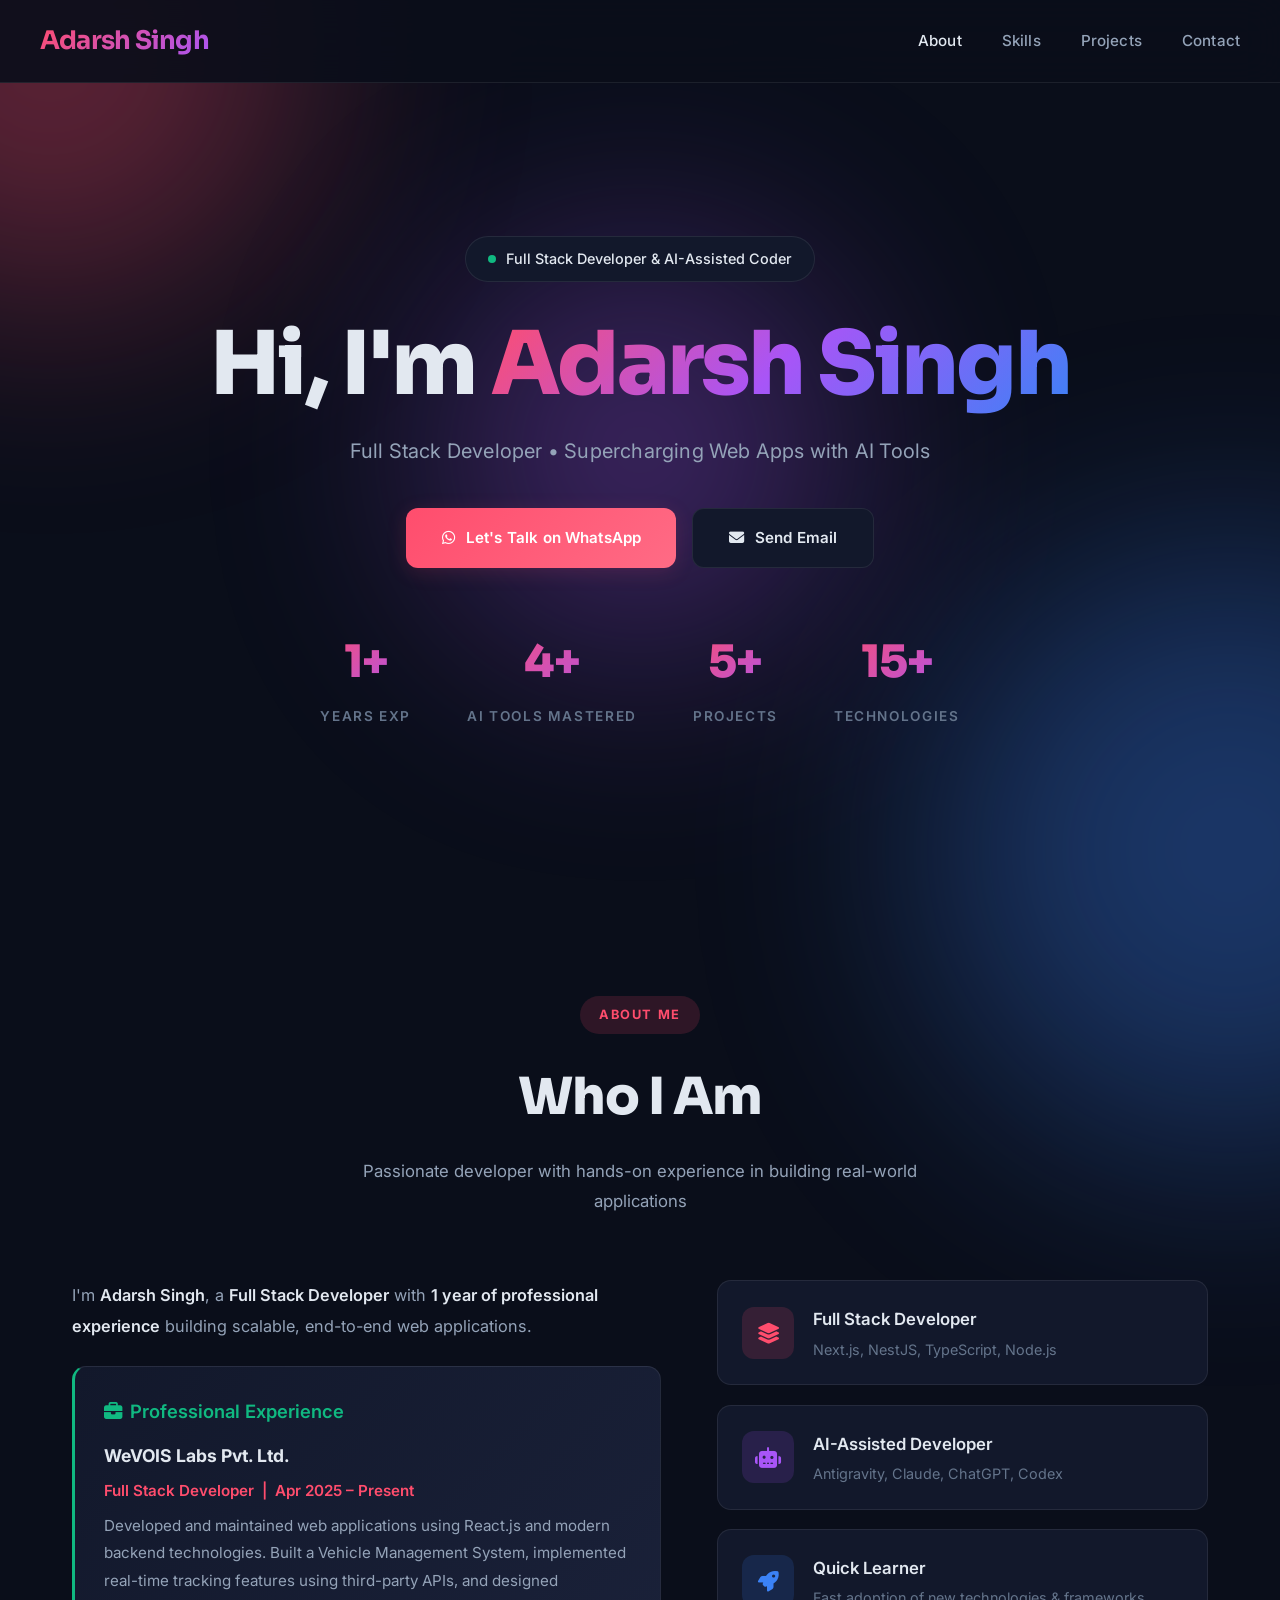
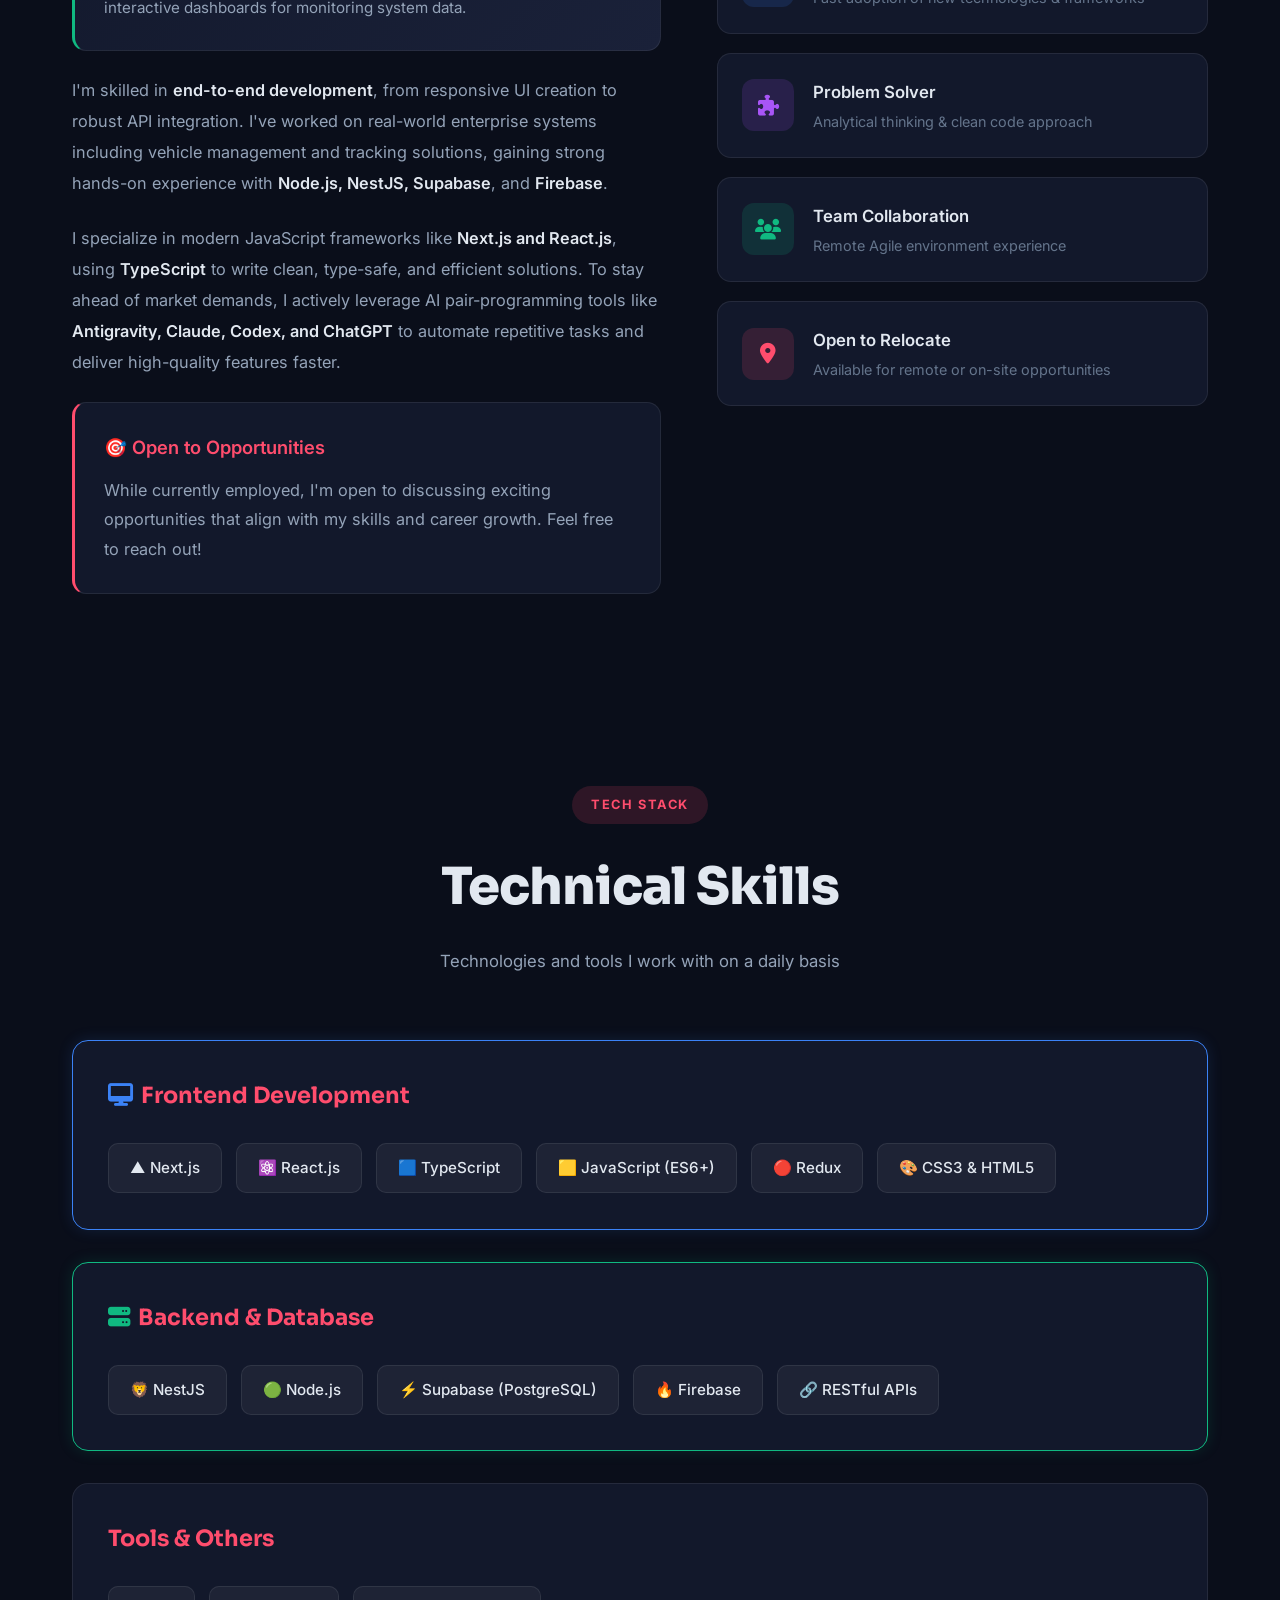
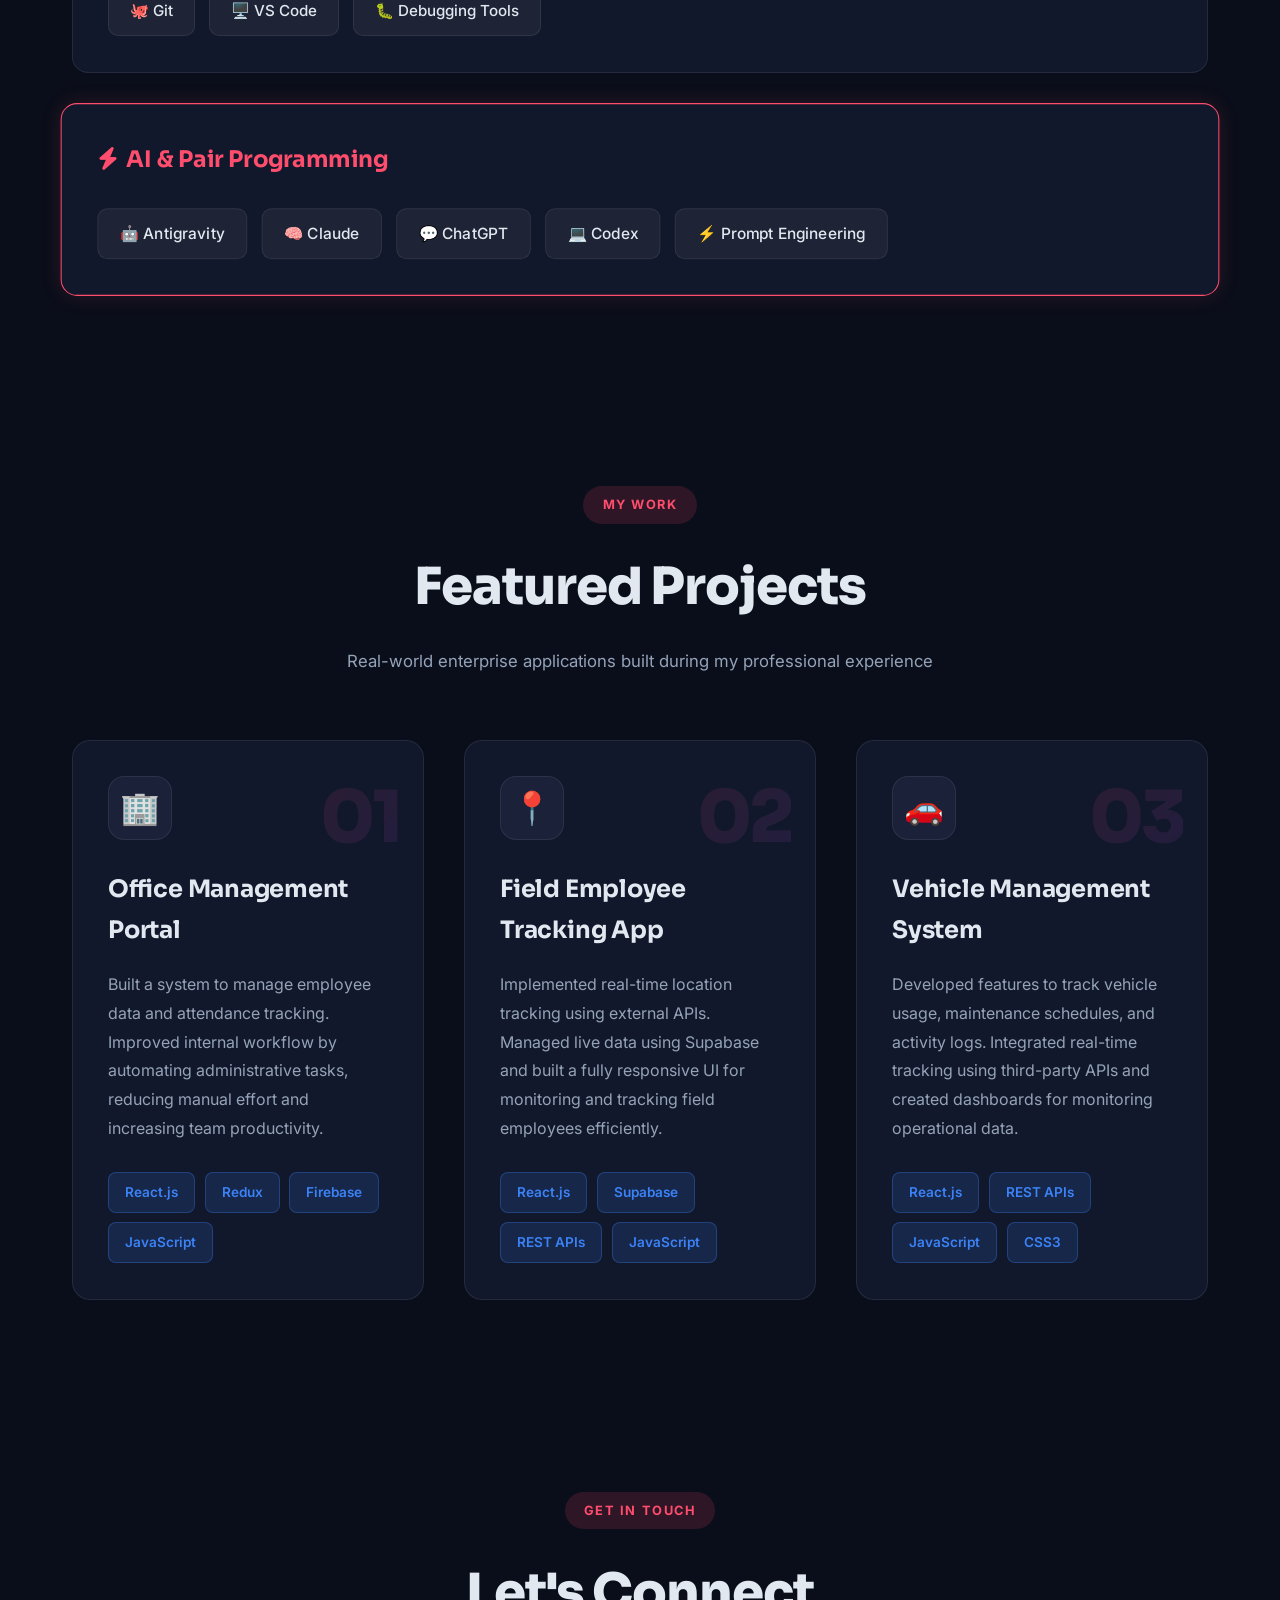
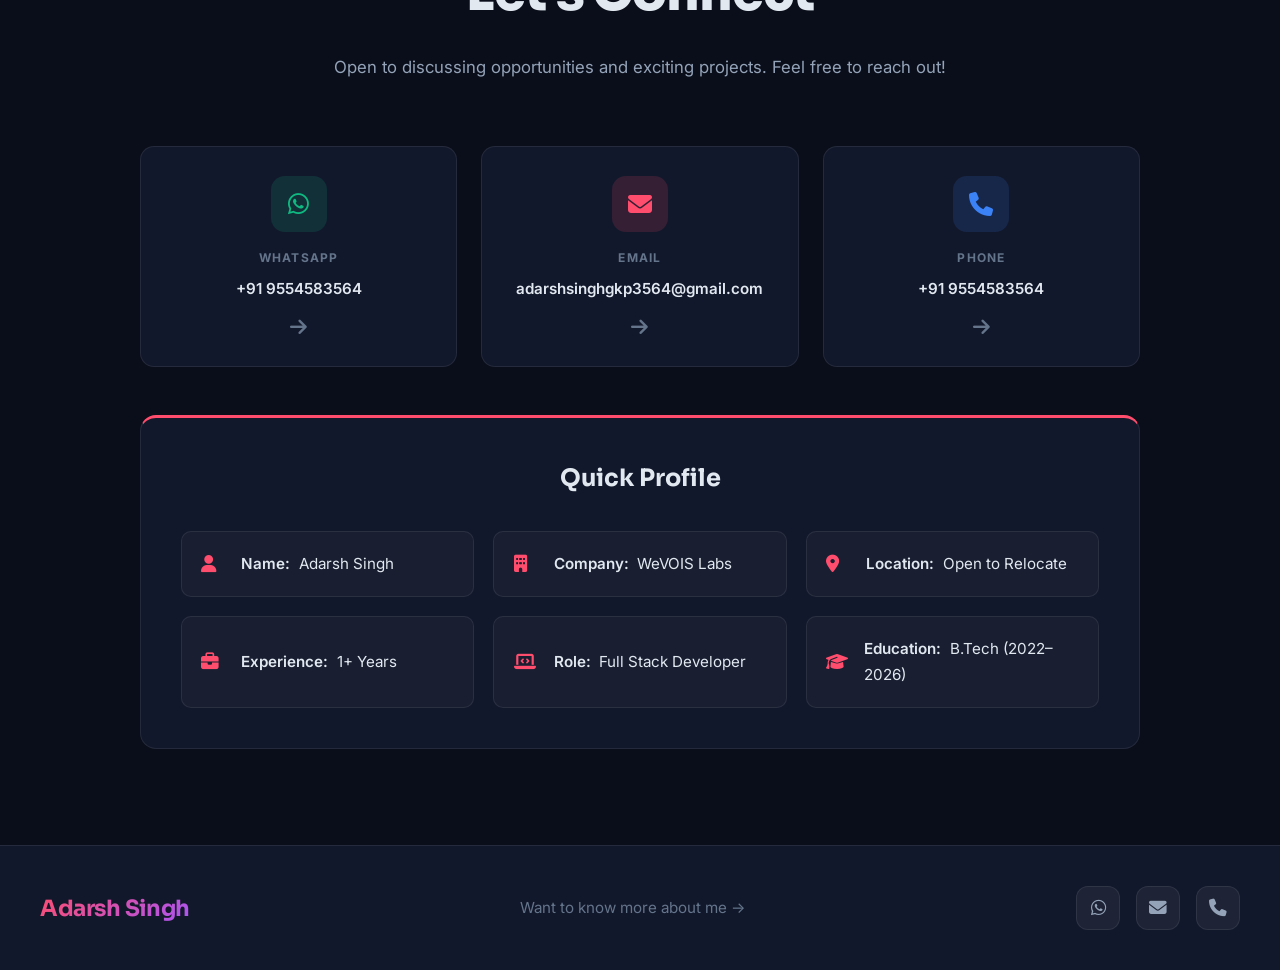
<file: index.html>
<!DOCTYPE html>
<html lang="en">

<head>
  <meta charset="UTF-8" />
  <meta name="viewport" content="width=device-width, initial-scale=1.0" />
  <title>Adarsh Singh | Full Stack Developer</title>
  <link
    href="https://fonts.googleapis.com/css2?family=Inter:wght@300;400;500;600;700;800;900&family=Sora:wght@400;500;600;700;800&display=swap"
    rel="stylesheet" />
  <link rel="stylesheet" href="https://cdnjs.cloudflare.com/ajax/libs/font-awesome/6.5.0/css/all.min.css" />
  <style>
    *,
    *::before,
    *::after {
      box-sizing: border-box;
      margin: 0;
      padding: 0;
    }

    html {
      scroll-behavior: smooth;
    }

    :root {
      --bg-dark: #0a0e1a;
      --bg-card: #12182b;
      --bg-hover: #1a2139;
      --accent: #ff4d6d;
      --accent-glow: rgba(255, 77, 109, 0.15);
      --blue: #3b82f6;
      --blue-glow: rgba(59, 130, 246, 0.15);
      --purple: #a855f7;
      --green: #10b981;
      --text: #e2e8f0;
      --text-dim: #94a3b8;
      --text-muted: #64748b;
      --border: rgba(255, 255, 255, 0.08);
    }

    body {
      font-family: 'Inter', -apple-system, BlinkMacSystemFont, 'Segoe UI', sans-serif;
      background: var(--bg-dark);
      color: var(--text);
      overflow-x: hidden;
      line-height: 1.7;
      -webkit-font-smoothing: antialiased;
      -moz-osx-font-smoothing: grayscale;
    }

    /* Background Effects */
    .bg-gradient {
      position: fixed;
      width: 100%;
      height: 100%;
      top: 0;
      left: 0;
      z-index: 0;
      pointer-events: none;
    }

    .glow {
      position: absolute;
      border-radius: 50%;
      filter: blur(120px);
      opacity: 0.35;
    }

    .glow-1 {
      width: 500px;
      height: 500px;
      background: var(--accent);
      top: -200px;
      left: -200px;
    }

    .glow-2 {
      width: 600px;
      height: 600px;
      background: var(--blue);
      bottom: -250px;
      right: -250px;
    }

    .glow-3 {
      width: 400px;
      height: 400px;
      background: var(--purple);
      top: 50%;
      left: 50%;
      transform: translate(-50%, -50%);
    }

    /* Navigation */
    nav {
      position: fixed;
      top: 0;
      left: 0;
      right: 0;
      z-index: 1000;
      padding: 1.2rem 2rem;
      background: rgba(10, 14, 26, 0.9);
      backdrop-filter: blur(20px);
      border-bottom: 1px solid var(--border);
    }

    .nav-container {
      max-width: 1200px;
      margin: 0 auto;
      display: flex;
      justify-content: space-between;
      align-items: center;
    }

    .logo {
      font-family: 'Sora', sans-serif;
      font-size: 1.6rem;
      font-weight: 700;
      background: linear-gradient(135deg, var(--accent), var(--purple));
      -webkit-background-clip: text;
      -webkit-text-fill-color: transparent;
      background-clip: text;
      letter-spacing: -0.03em;
    }

    .nav-links {
      display: flex;
      gap: 2.5rem;
      list-style: none;
    }

    .nav-links a {
      text-decoration: none;
      color: var(--text-dim);
      font-size: 0.95rem;
      font-weight: 500;
      transition: color 0.3s;
      position: relative;
      letter-spacing: 0.01em;
    }

    .nav-links a::after {
      content: '';
      position: absolute;
      bottom: -4px;
      left: 0;
      width: 0;
      height: 2px;
      background: var(--accent);
      transition: width 0.3s;
    }

    .nav-links a:hover,
    .nav-links a.active {
      color: var(--text);
    }

    .nav-links a:hover::after {
      width: 100%;
    }

    /* Main Container */
    .container {
      position: relative;
      z-index: 1;
      max-width: 1200px;
      margin: 0 auto;
      padding: 0 2rem;
    }

    /* Hero Section */
    .hero {
      min-height: 100vh;
      display: flex;
      flex-direction: column;
      justify-content: center;
      align-items: center;
      text-align: center;
      padding: 8rem 2rem 4rem;
    }

    .status-badge {
      display: inline-flex;
      align-items: center;
      gap: 0.6rem;
      padding: 0.6rem 1.4rem;
      background: var(--bg-card);
      border: 1px solid var(--border);
      border-radius: 50px;
      font-size: 0.9rem;
      font-weight: 500;
      margin-bottom: 2rem;
      animation: fadeInUp 0.6s ease;
    }

    .status-dot {
      width: 8px;
      height: 8px;
      background: var(--green);
      border-radius: 50%;
      animation: pulse 2s infinite;
    }

    @keyframes pulse {

      0%,
      100% {
        opacity: 1;
        transform: scale(1);
      }

      50% {
        opacity: 0.6;
        transform: scale(1.1);
      }
    }

    .hero h1 {
      font-family: 'Sora', sans-serif;
      font-size: clamp(2.8rem, 8vw, 5.5rem);
      font-weight: 800;
      line-height: 1.15;
      margin-bottom: 1.2rem;
      letter-spacing: -0.03em;
      animation: fadeInUp 0.6s 0.1s ease both;
    }

    .hero h1 .gradient-text {
      background: linear-gradient(135deg, var(--accent), var(--purple), var(--blue));
      -webkit-background-clip: text;
      -webkit-text-fill-color: transparent;
      background-clip: text;
    }

    .hero-subtitle {
      font-size: 1.25rem;
      color: var(--text-dim);
      margin-bottom: 2.5rem;
      font-weight: 400;
      letter-spacing: 0.01em;
      animation: fadeInUp 0.6s 0.2s ease both;
    }

    .cta-buttons {
      display: flex;
      gap: 1rem;
      flex-wrap: wrap;
      justify-content: center;
      margin-bottom: 3.5rem;
      animation: fadeInUp 0.6s 0.3s ease both;
    }

    .btn {
      padding: 1rem 2.2rem;
      border-radius: 12px;
      font-size: 0.95rem;
      font-weight: 600;
      text-decoration: none;
      display: inline-flex;
      align-items: center;
      gap: 0.7rem;
      transition: all 0.3s;
      border: none;
      cursor: pointer;
      letter-spacing: 0.01em;
    }

    .btn-primary {
      background: linear-gradient(135deg, var(--accent), #ff6b85);
      color: white;
      box-shadow: 0 4px 20px var(--accent-glow);
    }

    .btn-primary:hover {
      transform: translateY(-3px);
      box-shadow: 0 8px 30px var(--accent-glow);
    }

    .btn-secondary {
      background: var(--bg-card);
      color: var(--text);
      border: 1px solid var(--border);
    }

    .btn-secondary:hover {
      background: var(--bg-hover);
      border-color: var(--accent);
      transform: translateY(-3px);
    }

    .stats {
      display: flex;
      gap: 3.5rem;
      justify-content: center;
      animation: fadeInUp 0.6s 0.4s ease both;
    }

    .stat-item {
      text-align: center;
    }

    .stat-number {
      font-family: 'Sora', sans-serif;
      font-size: 2.8rem;
      font-weight: 800;
      background: linear-gradient(135deg, var(--accent), var(--purple));
      -webkit-background-clip: text;
      -webkit-text-fill-color: transparent;
      background-clip: text;
      letter-spacing: -0.02em;
    }

    .stat-label {
      font-size: 0.85rem;
      color: var(--text-muted);
      text-transform: uppercase;
      letter-spacing: 0.12em;
      font-weight: 600;
      margin-top: 0.3rem;
    }

    /* Section Styles */
    section {
      padding: 6rem 0;
      position: relative;
    }

    .section-header {
      text-align: center;
      margin-bottom: 4rem;
    }

    .section-tag {
      display: inline-block;
      padding: 0.5rem 1.2rem;
      background: var(--accent-glow);
      color: var(--accent);
      border-radius: 50px;
      font-size: 0.8rem;
      font-weight: 700;
      text-transform: uppercase;
      letter-spacing: 0.12em;
      margin-bottom: 1.2rem;
    }

    .section-title {
      font-family: 'Sora', sans-serif;
      font-size: clamp(2rem, 5vw, 3.2rem);
      font-weight: 800;
      margin-bottom: 1rem;
      letter-spacing: -0.02em;
    }

    .section-description {
      color: var(--text-dim);
      font-size: 1.05rem;
      max-width: 650px;
      margin: 0 auto;
      line-height: 1.8;
    }

    /* About Section */
    .about-grid {
      display: grid;
      grid-template-columns: 1.2fr 1fr;
      gap: 3.5rem;
      margin-top: 3rem;
      align-items: start;
    }

    .about-text p {
      color: var(--text-dim);
      margin-bottom: 1.5rem;
      line-height: 1.9;
      font-size: 1.02rem;
    }

    .about-text strong {
      color: var(--text);
      font-weight: 600;
    }

    .current-work {
      background: linear-gradient(135deg, var(--bg-card), var(--bg-hover));
      border: 1px solid var(--border);
      border-left: 3px solid var(--green);
      padding: 1.8rem;
      border-radius: 14px;
      margin-bottom: 1.5rem;
    }

    .current-work h4 {
      color: var(--green);
      margin-bottom: 0.8rem;
      font-size: 1.15rem;
      font-weight: 600;
      display: flex;
      align-items: center;
      gap: 0.5rem;
    }

    .current-work .company {
      color: var(--text);
      font-weight: 700;
      font-size: 1.1rem;
    }

    .current-work .role {
      color: var(--accent);
      font-weight: 600;
      font-size: 0.95rem;
      margin-top: 0.3rem;
    }

    .current-work p {
      margin: 0.5rem 0 0 0;
      line-height: 1.8;
      font-size: 0.95rem;
    }

    .highlight-box {
      background: var(--bg-card);
      border: 1px solid var(--border);
      border-left: 3px solid var(--accent);
      padding: 1.8rem;
      border-radius: 14px;
      margin-top: 1.5rem;
    }

    .highlight-box h4 {
      color: var(--accent);
      margin-bottom: 0.8rem;
      font-size: 1.15rem;
      font-weight: 600;
    }

    .highlight-box p {
      margin: 0;
      line-height: 1.8;
    }

    .info-cards {
      display: flex;
      flex-direction: column;
      gap: 1.2rem;
    }

    .info-card {
      background: var(--bg-card);
      border: 1px solid var(--border);
      border-radius: 14px;
      padding: 1.5rem;
      display: flex;
      align-items: center;
      gap: 1.2rem;
      transition: all 0.3s;
    }

    .info-card:hover {
      background: var(--bg-hover);
      border-color: var(--accent);
      transform: translateX(8px);
    }

    .info-icon {
      width: 52px;
      height: 52px;
      border-radius: 12px;
      display: flex;
      align-items: center;
      justify-content: center;
      font-size: 1.3rem;
      flex-shrink: 0;
    }

    .icon-red {
      background: var(--accent-glow);
      color: var(--accent);
    }

    .icon-blue {
      background: var(--blue-glow);
      color: var(--blue);
    }

    .icon-purple {
      background: rgba(168, 85, 247, 0.15);
      color: var(--purple);
    }

    .icon-green {
      background: rgba(16, 185, 129, 0.15);
      color: var(--green);
    }

    .info-content h4 {
      font-size: 1.05rem;
      margin-bottom: 0.3rem;
      font-weight: 600;
    }

    .info-content p {
      font-size: 0.9rem;
      color: var(--text-muted);
      margin: 0;
      line-height: 1.5;
    }

    /* Skills Section */
    .skills-grid {
      display: grid;
      gap: 2rem;
      margin-top: 3rem;
    }

    .skill-category {
      background: var(--bg-card);
      border: 1px solid var(--border);
      border-radius: 16px;
      padding: 2.2rem;
      transition: all 0.3s;
    }

    .skill-category:hover {
      border-color: var(--accent);
      transform: translateY(-5px);
      box-shadow: 0 10px 40px rgba(0, 0, 0, 0.3);
    }

    .skill-category h3 {
      font-family: 'Sora', sans-serif;
      font-size: 1.4rem;
      margin-bottom: 1.8rem;
      color: var(--accent);
      font-weight: 700;
    }

    .skill-tags {
      display: flex;
      flex-wrap: wrap;
      gap: 0.9rem;
    }

    .skill-tag {
      padding: 0.7rem 1.3rem;
      background: rgba(255, 255, 255, 0.05);
      border: 1px solid var(--border);
      border-radius: 10px;
      font-size: 0.95rem;
      color: var(--text);
      transition: all 0.3s;
      cursor: default;
      font-weight: 500;
    }

    .skill-tag:hover {
      background: var(--accent-glow);
      border-color: var(--accent);
      color: var(--accent);
      transform: translateY(-3px);
    }

    /* Projects Section */
    .projects-grid {
      display: grid;
      grid-template-columns: repeat(auto-fit, minmax(340px, 1fr));
      gap: 2.5rem;
      margin-top: 3rem;
    }

    .project-card {
      background: var(--bg-card);
      border: 1px solid var(--border);
      border-radius: 18px;
      padding: 2.2rem;
      position: relative;
      overflow: hidden;
      transition: all 0.4s;
    }

    .project-card::before {
      content: '';
      position: absolute;
      top: 0;
      left: 0;
      right: 0;
      height: 3px;
      background: linear-gradient(90deg, var(--accent), var(--purple), var(--blue));
      transform: scaleX(0);
      transition: transform 0.4s;
    }

    .project-card:hover::before {
      transform: scaleX(1);
    }

    .project-card:hover {
      border-color: var(--accent);
      transform: translateY(-10px);
      box-shadow: 0 20px 60px rgba(0, 0, 0, 0.4);
    }

    .project-number {
      font-family: 'Sora', sans-serif;
      font-size: 4.5rem;
      font-weight: 900;
      position: absolute;
      top: 1rem;
      right: 1.5rem;
      background: linear-gradient(135deg, var(--accent), var(--purple));
      -webkit-background-clip: text;
      -webkit-text-fill-color: transparent;
      background-clip: text;
      opacity: 0.1;
      letter-spacing: -0.05em;
    }

    .project-icon {
      width: 64px;
      height: 64px;
      background: var(--bg-hover);
      border: 1px solid var(--border);
      border-radius: 16px;
      display: flex;
      align-items: center;
      justify-content: center;
      font-size: 2rem;
      margin-bottom: 1.8rem;
    }

    .project-card h3 {
      font-family: 'Sora', sans-serif;
      font-size: 1.5rem;
      margin-bottom: 1.2rem;
      font-weight: 700;
      letter-spacing: -0.01em;
    }

    .project-card p {
      color: var(--text-dim);
      line-height: 1.8;
      margin-bottom: 1.8rem;
      font-size: 1rem;
    }

    .project-tags {
      display: flex;
      flex-wrap: wrap;
      gap: 0.6rem;
    }

    .project-tag {
      padding: 0.5rem 1rem;
      background: var(--blue-glow);
      border: 1px solid rgba(59, 130, 246, 0.3);
      color: var(--blue);
      border-radius: 8px;
      font-size: 0.85rem;
      font-weight: 600;
    }

    /* Contact Section */
    .contact-grid {
      display: grid;
      grid-template-columns: repeat(3, 1fr);
      gap: 1.5rem;
      margin-top: 3rem;
      max-width: 1000px;
      margin-left: auto;
      margin-right: auto;
    }

    .contact-card {
      background: var(--bg-card);
      border: 1px solid var(--border);
      border-radius: 14px;
      padding: 1.8rem;
      display: flex;
      flex-direction: column;
      align-items: center;
      text-align: center;
      gap: 1rem;
      text-decoration: none;
      color: var(--text);
      transition: all 0.3s;
      position: relative;
      overflow: hidden;
    }

    .contact-card::before {
      content: '';
      position: absolute;
      top: 0;
      left: 0;
      right: 0;
      height: 2px;
      background: currentColor;
      transform: scaleX(0);
      transition: transform 0.3s;
    }

    .contact-card:hover::before {
      transform: scaleX(1);
    }

    .contact-card:hover {
      background: var(--bg-hover);
      transform: translateY(-8px);
      box-shadow: 0 15px 50px rgba(0, 0, 0, 0.4);
    }

    .contact-card.whatsapp:hover {
      border-color: var(--green);
      box-shadow: 0 15px 50px rgba(16, 185, 129, 0.25);
    }

    .contact-card.whatsapp::before {
      color: var(--green);
    }

    .contact-card.email:hover {
      border-color: var(--accent);
      box-shadow: 0 15px 50px var(--accent-glow);
    }

    .contact-card.email::before {
      color: var(--accent);
    }

    .contact-card.phone:hover {
      border-color: var(--blue);
      box-shadow: 0 15px 50px var(--blue-glow);
    }

    .contact-card.phone::before {
      color: var(--blue);
    }

    .contact-icon {
      width: 56px;
      height: 56px;
      border-radius: 14px;
      display: flex;
      align-items: center;
      justify-content: center;
      font-size: 1.5rem;
      flex-shrink: 0;
    }

    .icon-whatsapp {
      background: rgba(16, 185, 129, 0.15);
      color: var(--green);
    }

    .icon-email {
      background: var(--accent-glow);
      color: var(--accent);
    }

    .icon-phone {
      background: var(--blue-glow);
      color: var(--blue);
    }

    .contact-info {
      width: 100%;
    }

    .contact-label {
      font-size: 0.75rem;
      color: var(--text-muted);
      text-transform: uppercase;
      letter-spacing: 0.1em;
      margin-bottom: 0.5rem;
      font-weight: 700;
    }

    .contact-value {
      font-size: 0.95rem;
      font-weight: 600;
      word-break: break-word;
    }

    .contact-arrow {
      font-size: 1.2rem;
      color: var(--text-muted);
      transition: all 0.3s;
    }

    .contact-card:hover .contact-arrow {
      transform: translateX(5px);
      color: var(--text);
    }

    .profile-summary {
      background: var(--bg-card);
      border: 1px solid var(--border);
      border-top: 3px solid var(--accent);
      border-radius: 16px;
      padding: 2.5rem;
      margin-top: 3rem;
      max-width: 1000px;
      margin-left: auto;
      margin-right: auto;
    }

    .profile-summary h3 {
      font-family: 'Sora', sans-serif;
      margin-bottom: 2rem;
      font-size: 1.5rem;
      font-weight: 700;
      text-align: center;
    }

    .profile-grid {
      display: grid;
      grid-template-columns: repeat(auto-fit, minmax(220px, 1fr));
      gap: 1.2rem;
    }

    .profile-item {
      background: rgba(255, 255, 255, 0.03);
      padding: 1.2rem;
      border-radius: 10px;
      display: flex;
      align-items: center;
      gap: 1rem;
      font-size: 0.95rem;
      border: 1px solid var(--border);
      transition: all 0.3s;
    }

    .profile-item:hover {
      background: rgba(255, 255, 255, 0.05);
      border-color: var(--accent);
    }

    .profile-item i {
      color: var(--accent);
      width: 24px;
      font-size: 1.1rem;
    }

    .profile-item strong {
      color: var(--text);
      margin-right: 0.3rem;
      font-weight: 600;
    }

    /* Footer */
    footer {
      background: var(--bg-card);
      border-top: 1px solid var(--border);
      padding: 2.5rem 2rem;
      text-align: center;
      position: relative;
      z-index: 1;
    }

    .footer-content {
      max-width: 1200px;
      margin: 0 auto;
      display: flex;
      justify-content: space-between;
      align-items: center;
      flex-wrap: wrap;
      gap: 2rem;
    }

    .footer-logo {
      font-family: 'Sora', sans-serif;
      font-size: 1.4rem;
      font-weight: 700;
      background: linear-gradient(135deg, var(--accent), var(--purple));
      -webkit-background-clip: text;
      -webkit-text-fill-color: transparent;
      background-clip: text;
      letter-spacing: -0.02em;
    }

    .footer-text {
      color: var(--text-muted);
      font-size: 0.95rem;
    }

    .footer-text .heart {
      color: var(--accent);
    }

    .social-links {
      display: flex;
      gap: 1rem;
    }

    .social-link {
      width: 44px;
      height: 44px;
      background: rgba(255, 255, 255, 0.05);
      border: 1px solid var(--border);
      border-radius: 12px;
      display: flex;
      align-items: center;
      justify-content: center;
      color: var(--text-dim);
      text-decoration: none;
      font-size: 1.1rem;
      transition: all 0.3s;
    }

    .social-link:hover {
      background: var(--accent-glow);
      border-color: var(--accent);
      color: var(--accent);
      transform: translateY(-3px);
    }

    /* Animations */
    @keyframes fadeInUp {
      from {
        opacity: 0;
        transform: translateY(30px);
      }

      to {
        opacity: 1;
        transform: translateY(0);
      }
    }

    .reveal {
      opacity: 0;
      transform: translateY(30px);
      transition: all 0.6s ease;
    }

    .reveal.active {
      opacity: 1;
      transform: translateY(0);
    }

    /* Mobile Menu Toggle */
    .menu-toggle {
      display: none;
      flex-direction: column;
      gap: 5px;
      cursor: pointer;
    }

    .menu-toggle span {
      width: 26px;
      height: 3px;
      background: var(--text);
      border-radius: 2px;
      transition: all 0.3s;
    }

    /* Responsive Design */
    @media (max-width: 968px) {
      .about-grid {
        grid-template-columns: 1fr;
        gap: 2.5rem;
      }

      .contact-grid {
        grid-template-columns: 1fr;
      }

      .projects-grid {
        grid-template-columns: 1fr;
      }
    }

    @media (max-width: 768px) {
      nav {
        padding: 1rem 1.5rem;
      }

      .menu-toggle {
        display: flex;
      }

      .nav-links {
        position: fixed;
        top: 70px;
        left: 0;
        right: 0;
        background: rgba(10, 14, 26, 0.98);
        backdrop-filter: blur(20px);
        flex-direction: column;
        padding: 2rem;
        gap: 1.5rem;
        transform: translateY(-100%);
        transition: transform 0.3s;
        border-bottom: 1px solid var(--border);
      }

      .nav-links.active {
        transform: translateY(0);
      }

      .hero h1 {
        font-size: 2.5rem;
      }

      .stats {
        gap: 2rem;
        flex-wrap: wrap;
      }

      .footer-content {
        flex-direction: column;
        text-align: center;
      }

      .cta-buttons {
        flex-direction: column;
        width: 100%;
        max-width: 320px;
      }

      .btn {
        width: 100%;
        justify-content: center;
      }

      section {
        padding: 4rem 0;
      }

      .section-header {
        margin-bottom: 3rem;
      }
    }
  </style>
</head>

<body>

  <!-- Background Effects -->
  <div class="bg-gradient">
    <div class="glow glow-1"></div>
    <div class="glow glow-2"></div>
    <div class="glow glow-3"></div>
  </div>

  <!-- Navigation -->
  <nav>
    <div class="nav-container">
      <div class="logo">Adarsh Singh</div>
      <div class="menu-toggle" onclick="toggleMenu()">
        <span></span>
        <span></span>
        <span></span>
      </div>
      <ul class="nav-links" id="navLinks">
        <li><a href="#about">About</a></li>
        <li><a href="#skills">Skills</a></li>
        <li><a href="#projects">Projects</a></li>
        <li><a href="#contact">Contact</a></li>
      </ul>
    </div>
  </nav>

  <!-- Hero Section -->
  <section class="hero">
    <div class="status-badge">
      <span class="status-dot"></span>
      Full Stack Developer & AI-Assisted Coder
    </div>
    <h1>Hi, I'm <span class="gradient-text">Adarsh Singh</span></h1>
    <p class="hero-subtitle">Full Stack Developer • Supercharging Web Apps with AI Tools</p>
    <div class="cta-buttons">
      <a href="https://wa.me/919554583564?text=Hi%20Adarsh!%20I%20saw%20your%20portfolio." target="_blank"
        class="btn btn-primary">
        <i class="fab fa-whatsapp"></i> Let's Talk on WhatsApp
      </a>
      <a href="mailto:adarshsinghgkp3564@gmail.com?subject=Opportunity%20for%20Adarsh" class="btn btn-secondary">
        <i class="fas fa-envelope"></i> Send Email
      </a>
    </div>
    <div class="stats">
      <div class="stat-item">
        <div class="stat-number">1+</div>
        <div class="stat-label">Years Exp</div>
      </div>
      <div class="stat-item">
        <div class="stat-number">4+</div>
        <div class="stat-label">AI Tools Mastered</div>
      </div>
      <div class="stat-item">
        <div class="stat-number">5+</div>
        <div class="stat-label">Projects</div>
      </div>
      <div class="stat-item">
        <div class="stat-number">15+</div>
        <div class="stat-label">Technologies</div>
      </div>
    </div>
  </section>

  <div class="container">
    <!-- About Section -->
    <section id="about">
      <div class="section-header reveal">
        <span class="section-tag">About Me</span>
        <h2 class="section-title">Who I Am</h2>
        <p class="section-description">Passionate developer with hands-on experience in building real-world applications
        </p>
      </div>

      <div class="about-grid">
        <div class="about-text reveal">
          <p>I'm <strong>Adarsh Singh</strong>, a <strong>Full Stack Developer</strong> with <strong>1 year of professional experience</strong> building scalable, end-to-end web applications.</p>

          <div class="current-work">
            <h4><i class="fas fa-briefcase"></i> Professional Experience</h4>
            <p class="company">WeVOIS Labs Pvt. Ltd.</p>
            <p class="role">Full Stack Developer &nbsp;|&nbsp; Apr 2025 – Present</p>
            <p>Developed and maintained web applications using React.js and modern backend technologies. Built a Vehicle Management System, implemented real-time tracking features using third-party APIs, and designed interactive dashboards for monitoring system data.</p>
          </div>

          <p>I'm skilled in <strong>end-to-end development</strong>, from responsive UI creation to robust API integration. I've worked on real-world enterprise systems including vehicle management and tracking solutions, gaining strong hands-on experience with <strong>Node.js, NestJS, Supabase</strong>, and <strong>Firebase</strong>.</p>

          <p>I specialize in modern JavaScript frameworks like <strong>Next.js and React.js</strong>, using <strong>TypeScript</strong> to write clean, type-safe, and efficient solutions. To stay ahead of market demands, I actively leverage AI pair-programming tools like <strong>Antigravity, Claude, Codex, and ChatGPT</strong> to automate repetitive tasks and deliver high-quality features faster.</p>

          <div class="highlight-box">
            <h4>🎯 Open to Opportunities</h4>
            <p>While currently employed, I'm open to discussing exciting opportunities that align with my skills and
              career growth. Feel free to reach out!</p>
          </div>
        </div>

        <div class="info-cards reveal">
          <div class="info-card">
            <div class="info-icon icon-red">
              <i class="fas fa-layer-group"></i>
            </div>
            <div class="info-content">
              <h4>Full Stack Developer</h4>
              <p>Next.js, NestJS, TypeScript, Node.js</p>
            </div>
          </div>

          <div class="info-card">
            <div class="info-icon icon-purple">
              <i class="fas fa-robot"></i>
            </div>
            <div class="info-content">
              <h4>AI-Assisted Developer</h4>
              <p>Antigravity, Claude, ChatGPT, Codex</p>
            </div>
          </div>

          <div class="info-card">
            <div class="info-icon icon-blue">
              <i class="fas fa-rocket"></i>
            </div>
            <div class="info-content">
              <h4>Quick Learner</h4>
              <p>Fast adoption of new technologies & frameworks</p>
            </div>
          </div>

          <div class="info-card">
            <div class="info-icon icon-purple">
              <i class="fas fa-puzzle-piece"></i>
            </div>
            <div class="info-content">
              <h4>Problem Solver</h4>
              <p>Analytical thinking & clean code approach</p>
            </div>
          </div>

          <div class="info-card">
            <div class="info-icon icon-green">
              <i class="fas fa-users"></i>
            </div>
            <div class="info-content">
              <h4>Team Collaboration</h4>
              <p>Remote Agile environment experience</p>
            </div>
          </div>

          <div class="info-card">
            <div class="info-icon icon-red">
              <i class="fas fa-map-marker-alt"></i>
            </div>
            <div class="info-content">
              <h4>Open to Relocate</h4>
              <p>Available for remote or on-site opportunities</p>
            </div>
          </div>
        </div>
      </div>
    </section>

    <!-- Skills Section -->
    <section id="skills">
      <div class="section-header reveal">
        <span class="section-tag">Tech Stack</span>
        <h2 class="section-title">Technical Skills</h2>
        <p class="section-description">Technologies and tools I work with on a daily basis</p>
      </div>

      <div class="skills-grid">
        <div class="skill-category reveal" style="border-color: var(--blue); box-shadow: 0 0 15px var(--blue-glow);">
          <h3><i class="fas fa-desktop" style="color: var(--blue); margin-right: 8px;"></i>Frontend Development</h3>
          <div class="skill-tags">
            <span class="skill-tag">▲ Next.js</span>
            <span class="skill-tag">⚛️ React.js</span>
            <span class="skill-tag">🟦 TypeScript</span>
            <span class="skill-tag">🟨 JavaScript (ES6+)</span>
            <span class="skill-tag">🔴 Redux</span>
            <span class="skill-tag">🎨 CSS3 & HTML5</span>
          </div>
        </div>

        <div class="skill-category reveal" style="border-color: var(--green); box-shadow: 0 0 15px rgba(16, 185, 129, 0.15);">
          <h3><i class="fas fa-server" style="color: var(--green); margin-right: 8px;"></i>Backend & Database</h3>
          <div class="skill-tags">
            <span class="skill-tag">🦁 NestJS</span>
            <span class="skill-tag">🟢 Node.js</span>
            <span class="skill-tag">⚡ Supabase (PostgreSQL)</span>
            <span class="skill-tag">🔥 Firebase</span>
            <span class="skill-tag">🔗 RESTful APIs</span>
          </div>
        </div>

        <div class="skill-category reveal">
          <h3>Tools & Others</h3>
          <div class="skill-tags">
            <span class="skill-tag">🐙 Git</span>
            <span class="skill-tag">🖥️ VS Code</span>
            <span class="skill-tag">🐛 Debugging Tools</span>
          </div>
        </div>

        <div class="skill-category reveal" style="border-color: var(--accent); box-shadow: 0 0 20px var(--accent-glow); transform: scale(1.02);">
          <h3><i class="fas fa-bolt" style="color: var(--accent); margin-right: 8px;"></i>AI & Pair Programming</h3>
          <div class="skill-tags">
            <span class="skill-tag">🤖 Antigravity</span>
            <span class="skill-tag">🧠 Claude</span>
            <span class="skill-tag">💬 ChatGPT</span>
            <span class="skill-tag">💻 Codex</span>
            <span class="skill-tag">⚡ Prompt Engineering</span>
          </div>
        </div>
      </div>
    </section>

    <!-- Projects Section -->
    <section id="projects">
      <div class="section-header reveal">
        <span class="section-tag">My Work</span>
        <h2 class="section-title">Featured Projects</h2>
        <p class="section-description">Real-world enterprise applications built during my professional experience</p>
      </div>

      <div class="projects-grid">
        <div class="project-card reveal">
          <div class="project-number">01</div>
          <div class="project-icon">🏢</div>
          <h3>Office Management Portal</h3>
          <p>Built a system to manage employee data and attendance tracking. Improved internal workflow by automating
            administrative tasks, reducing manual effort and increasing team productivity.</p>
          <div class="project-tags">
            <span class="project-tag">React.js</span>
            <span class="project-tag">Redux</span>
            <span class="project-tag">Firebase</span>
            <span class="project-tag">JavaScript</span>
          </div>
        </div>

        <div class="project-card reveal">
          <div class="project-number">02</div>
          <div class="project-icon">📍</div>
          <h3>Field Employee Tracking App</h3>
          <p>Implemented real-time location tracking using external APIs. Managed live data using Supabase and built a
            fully responsive UI for monitoring and tracking field employees efficiently.</p>
          <div class="project-tags">
            <span class="project-tag">React.js</span>
            <span class="project-tag">Supabase</span>
            <span class="project-tag">REST APIs</span>
            <span class="project-tag">JavaScript</span>
          </div>
        </div>

        <div class="project-card reveal">
          <div class="project-number">03</div>
          <div class="project-icon">🚗</div>
          <h3>Vehicle Management System</h3>
          <p>Developed features to track vehicle usage, maintenance schedules, and activity logs. Integrated real-time
            tracking using third-party APIs and created dashboards for monitoring operational data.</p>
          <div class="project-tags">
            <span class="project-tag">React.js</span>
            <span class="project-tag">REST APIs</span>
            <span class="project-tag">JavaScript</span>
            <span class="project-tag">CSS3</span>
          </div>
        </div>
      </div>
    </section>

    <!-- Contact Section -->
    <section id="contact">
      <div class="section-header reveal">
        <span class="section-tag">Get In Touch</span>
        <h2 class="section-title">Let's Connect</h2>
        <p class="section-description">Open to discussing opportunities and exciting projects. Feel free to reach out!
        </p>
      </div>

      <div class="contact-grid reveal">
        <a href="https://wa.me/919554583564?text=Hi%20Adarsh!%20I%20saw%20your%20portfolio." target="_blank"
          class="contact-card whatsapp">
          <div class="contact-icon icon-whatsapp">
            <i class="fab fa-whatsapp"></i>
          </div>
          <div class="contact-info">
            <div class="contact-label">WhatsApp</div>
            <div class="contact-value">+91 9554583564</div>
          </div>
          <i class="fas fa-arrow-right contact-arrow"></i>
        </a>

        <a href="mailto:adarshsinghgkp3564@gmail.com?subject=Opportunity%20for%20Adarsh" class="contact-card email">
          <div class="contact-icon icon-email">
            <i class="fas fa-envelope"></i>
          </div>
          <div class="contact-info">
            <div class="contact-label">Email</div>
            <div class="contact-value">adarshsinghgkp3564@gmail.com</div>
          </div>
          <i class="fas fa-arrow-right contact-arrow"></i>
        </a>

        <a href="tel:+919554583564" class="contact-card phone">
          <div class="contact-icon icon-phone">
            <i class="fas fa-phone"></i>
          </div>
          <div class="contact-info">
            <div class="contact-label">Phone</div>
            <div class="contact-value">+91 9554583564</div>
          </div>
          <i class="fas fa-arrow-right contact-arrow"></i>
        </a>
      </div>

      <div class="profile-summary reveal">
        <h3>Quick Profile</h3>
        <div class="profile-grid">
          <div class="profile-item">
            <i class="fas fa-user"></i>
            <span><strong>Name:</strong> Adarsh Singh</span>
          </div>
          <div class="profile-item">
            <i class="fas fa-building"></i>
            <span><strong>Company:</strong> WeVOIS Labs</span>
          </div>
          <div class="profile-item">
            <i class="fas fa-map-marker-alt"></i>
            <span><strong>Location:</strong> Open to Relocate</span>
          </div>
          <div class="profile-item">
            <i class="fas fa-briefcase"></i>
            <span><strong>Experience:</strong> 1+ Years</span>
          </div>
          <div class="profile-item">
            <i class="fas fa-laptop-code"></i>
            <span><strong>Role:</strong> Full Stack Developer</span>
          </div>
          <div class="profile-item">
            <i class="fas fa-graduation-cap"></i>
            <span><strong>Education:</strong> B.Tech (2022–2026)</span>
          </div>
        </div>
      </div>
    </section>
  </div>

  <!-- Footer -->
  <footer>
    <div class="footer-content">
      <div class="footer-logo">Adarsh Singh</div>
      <div class="footer-text">
        Want to know more about me →
      </div>
      <div class="social-links">
        <a href="https://wa.me/919554583564" target="_blank" class="social-link" title="WhatsApp">
          <i class="fab fa-whatsapp"></i>
        </a>
        <a href="mailto:adarshsinghgkp3564@gmail.com" class="social-link" title="Email">
          <i class="fas fa-envelope"></i>
        </a>
        <a href="tel:+919554583564" class="social-link" title="Call">
          <i class="fas fa-phone"></i>
        </a>
      </div>
    </div>
  </footer>

  <script>
    // Scroll reveal animation
    const observerOptions = {
      threshold: 0.1,
      rootMargin: '0px 0px -50px 0px'
    };

    const observer = new IntersectionObserver(function (entries) {
      entries.forEach(entry => {
        if (entry.isIntersecting) {
          entry.target.classList.add('active');
        }
      });
    }, observerOptions);

    document.querySelectorAll('.reveal').forEach(element => {
      observer.observe(element);
    });

    // Active nav link on scroll
    const sections = document.querySelectorAll('section[id]');
    const navLinks = document.querySelectorAll('.nav-links a');

    window.addEventListener('scroll', () => {
      let current = '';
      sections.forEach(section => {
        const sectionTop = section.offsetTop;
        const sectionHeight = section.clientHeight;
        if (scrollY >= sectionTop - 200) {
          current = section.getAttribute('id');
        }
      });

      navLinks.forEach(link => {
        link.classList.remove('active');
        if (link.getAttribute('href') === `#${current}`) {
          link.classList.add('active');
        }
      });
    });

    // Mobile menu toggle
    function toggleMenu() {
      const navLinks = document.getElementById('navLinks');
      navLinks.classList.toggle('active');
    }

    // Close mobile menu when clicking a link
    document.querySelectorAll('.nav-links a').forEach(link => {
      link.addEventListener('click', () => {
        document.getElementById('navLinks').classList.remove('active');
      });
    });

    // Smooth scroll for navigation
    document.querySelectorAll('a[href^="#"]').forEach(anchor => {
      anchor.addEventListener('click', function (e) {
        e.preventDefault();
        const target = document.querySelector(this.getAttribute('href'));
        if (target) {
          target.scrollIntoView({
            behavior: 'smooth',
            block: 'start'
          });
        }
      });
    });
  </script>
</body>

</html>
</file>
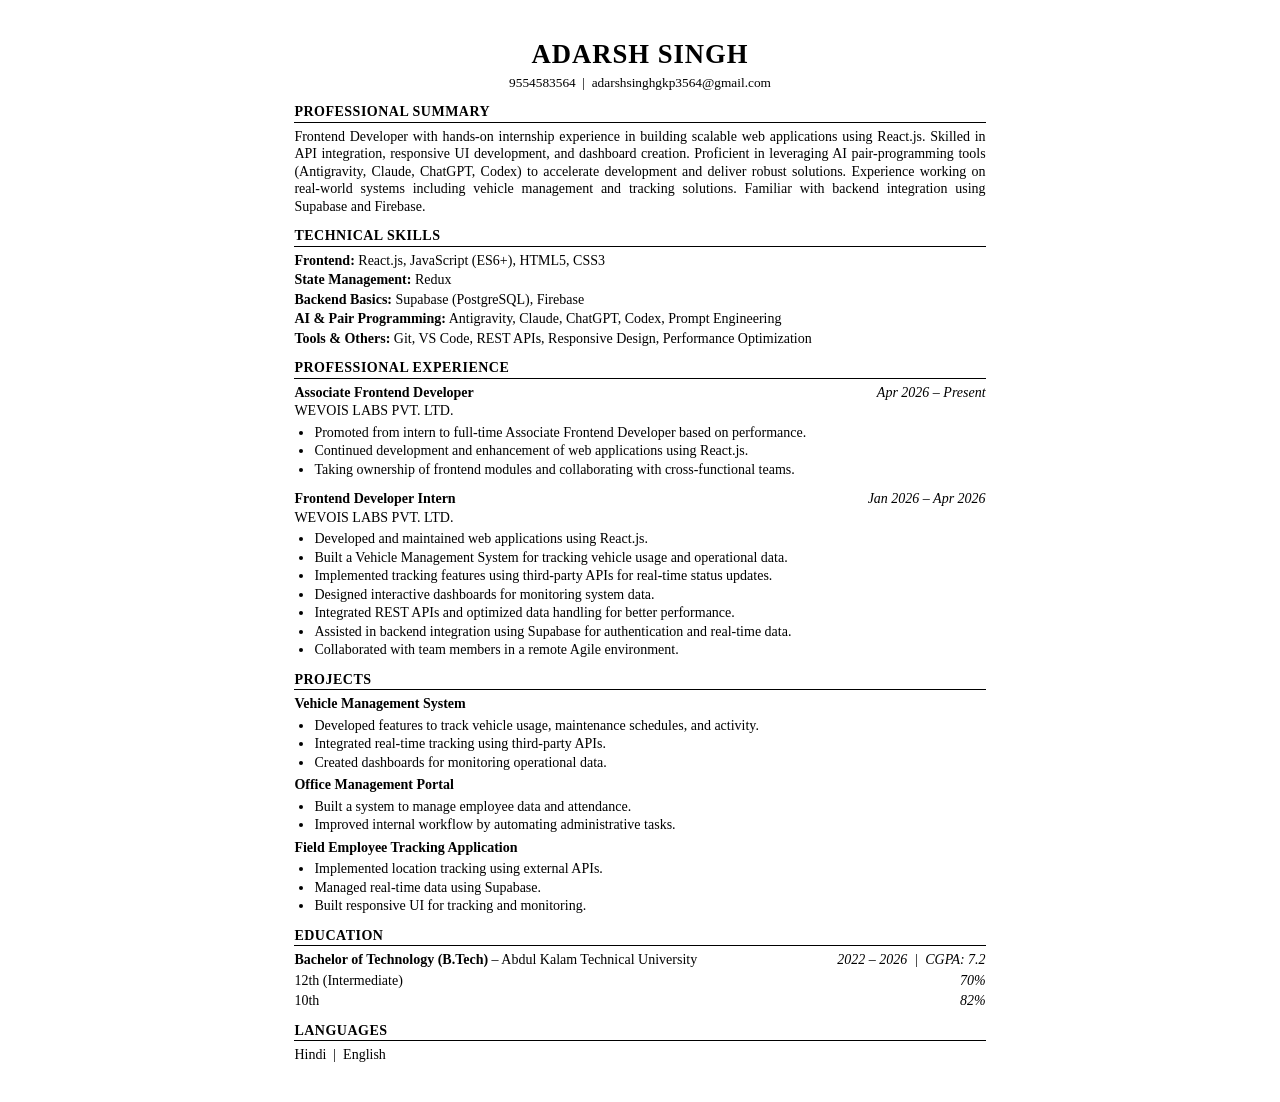
<file: resume.html>
<!DOCTYPE html>
<html lang="en">
<head>
  <meta charset="UTF-8" />
  <meta name="viewport" content="width=device-width, initial-scale=1.0" />
  <title>Adarsh Singh - Resume</title>
  <style>
    * {
      margin: 0;
      padding: 0;
      box-sizing: border-box;
    }

    body {
      font-family: 'Times New Roman', Times, serif;
      font-size: 10pt;
      color: #000;
      background: #fff;
      padding: 0.4in 0.65in;
      max-width: 8.5in;
      margin: 0 auto;
      line-height: 1.25;
    }

    /* Header */
    .header {
      text-align: center;
      margin-bottom: 7px;
    }

    .header h1 {
      font-size: 20pt;
      font-weight: bold;
      letter-spacing: 1px;
      text-transform: uppercase;
      margin-bottom: 3px;
    }

    .header p {
      font-size: 10pt;
      margin-bottom: 2px;
    }

    /* Section */
    .section {
      margin-top: 12px;
    }

    .section-title {
      font-size: 10.5pt;
      font-weight: bold;
      text-transform: uppercase;
      border-bottom: 1.5px solid #000;
      padding-bottom: 1px;
      margin-bottom: 5px;
      letter-spacing: 0.5px;
    }

    /* Summary */
    .summary p {
      text-align: justify;
      font-size: 10.5pt;
    }

    /* Skills */
    .skills p {
      margin-bottom: 2px;
      font-size: 10.5pt;
    }

    .skills p span {
      font-weight: bold;
    }

    /* Experience */
    .exp-header {
      display: flex;
      justify-content: space-between;
      align-items: baseline;
      margin-bottom: 1px;
    }

    .exp-title {
      font-size: 10.5pt;
      font-weight: bold;
    }

    .exp-date {
      font-style: italic;
      font-size: 10.5pt;
      white-space: nowrap;
    }

    .exp-company {
      font-size: 10.5pt;
      margin-bottom: 4px;
    }

    ul {
      padding-left: 20px;
      margin-top: 4px;
    }

    ul li {
      font-size: 10.5pt;
      margin-bottom: 1px;
      list-style-type: disc;
    }

    /* Projects */
    .project-name {
      font-weight: bold;
      font-size: 10.5pt;
      margin-top: 5px;
      margin-bottom: 1px;
    }

    /* Education */
    .edu-row {
      display: flex;
      justify-content: space-between;
      align-items: baseline;
      margin-bottom: 3px;
    }

    .edu-row span {
      font-size: 10.5pt;
    }

    .edu-row .edu-year {
      font-style: italic;
      white-space: nowrap;
    }

    /* Languages */
    .languages p {
      font-size: 10.5pt;
    }

    @media print {
      body {
        padding: 0.4in 0.5in;
      }

      @page {
        size: A4;
        margin: 0;
      }
    }
  </style>
</head>
<body>

  <!-- Header -->
  <div class="header">
    <h1>Adarsh Singh</h1>
    <p>9554583564 &nbsp;|&nbsp; adarshsinghgkp3564@gmail.com</p>
  </div>

  <!-- Professional Summary -->
  <div class="section summary">
    <div class="section-title">Professional Summary</div>
    <p>Frontend Developer with hands-on internship experience in building scalable web applications using React.js.
      Skilled in API integration, responsive UI development, and dashboard creation. Proficient in leveraging AI pair-programming tools (Antigravity, Claude, ChatGPT, Codex) to accelerate development and deliver robust solutions. Experience working on real-world
      systems including vehicle management and tracking solutions. Familiar with backend integration using Supabase and
      Firebase.</p>
  </div>

  <!-- Technical Skills -->
  <div class="section skills">
    <div class="section-title">Technical Skills</div>
    <p><span>Frontend:</span> React.js, JavaScript (ES6+), HTML5, CSS3</p>
    <p><span>State Management:</span> Redux</p>
    <p><span>Backend Basics:</span> Supabase (PostgreSQL), Firebase</p>
    <p><span>AI &amp; Pair Programming:</span> Antigravity, Claude, ChatGPT, Codex, Prompt Engineering</p>
    <p><span>Tools &amp; Others:</span> Git, VS Code, REST APIs, Responsive Design, Performance Optimization</p>
  </div>

  <!-- Professional Experience -->
  <div class="section">
    <div class="section-title">Professional Experience</div>

    <div class="exp-header">
      <div class="exp-title">Associate Frontend Developer</div>
      <div class="exp-date">Apr 2026 – Present</div>
    </div>
    <div class="exp-company">WEVOIS LABS PVT. LTD.</div>
    <ul>
      <li>Promoted from intern to full-time Associate Frontend Developer based on performance.</li>
      <li>Continued development and enhancement of web applications using React.js.</li>
      <li>Taking ownership of frontend modules and collaborating with cross-functional teams.</li>
    </ul>

    <div class="exp-header" style="margin-top: 12px;">
      <div class="exp-title">Frontend Developer Intern</div>
      <div class="exp-date">Jan 2026 – Apr 2026</div>
    </div>
    <div class="exp-company">WEVOIS LABS PVT. LTD.</div>
    <ul>
      <li>Developed and maintained web applications using React.js.</li>
      <li>Built a Vehicle Management System for tracking vehicle usage and operational data.</li>
      <li>Implemented tracking features using third-party APIs for real-time status updates.</li>
      <li>Designed interactive dashboards for monitoring system data.</li>
      <li>Integrated REST APIs and optimized data handling for better performance.</li>
      <li>Assisted in backend integration using Supabase for authentication and real-time data.</li>
      <li>Collaborated with team members in a remote Agile environment.</li>
    </ul>
  </div>

  <!-- Projects -->
  <div class="section">
    <div class="section-title">Projects</div>

    <div class="project-name">Vehicle Management System</div>
    <ul>
      <li>Developed features to track vehicle usage, maintenance schedules, and activity.</li>
      <li>Integrated real-time tracking using third-party APIs.</li>
      <li>Created dashboards for monitoring operational data.</li>
    </ul>

    <div class="project-name">Office Management Portal</div>
    <ul>
      <li>Built a system to manage employee data and attendance.</li>
      <li>Improved internal workflow by automating administrative tasks.</li>
    </ul>

    <div class="project-name">Field Employee Tracking Application</div>
    <ul>
      <li>Implemented location tracking using external APIs.</li>
      <li>Managed real-time data using Supabase.</li>
      <li>Built responsive UI for tracking and monitoring.</li>
    </ul>
  </div>

  <!-- Education -->
  <div class="section">
    <div class="section-title">Education</div>
    <div class="edu-row">
      <span><strong>Bachelor of Technology (B.Tech)</strong> – Abdul Kalam Technical University</span>
      <span class="edu-year">2022 – 2026 &nbsp;|&nbsp; CGPA: 7.2</span>
    </div>
    <div class="edu-row">
      <span>12th (Intermediate)</span>
      <span class="edu-year">70%</span>
    </div>
    <div class="edu-row">
      <span>10th</span>
      <span class="edu-year">82%</span>
    </div>
  </div>

  <!-- Languages -->
  <div class="section languages">
    <div class="section-title">Languages</div>
    <p>Hindi &nbsp;|&nbsp; English</p>
  </div>

</body>
</html>
</file>
